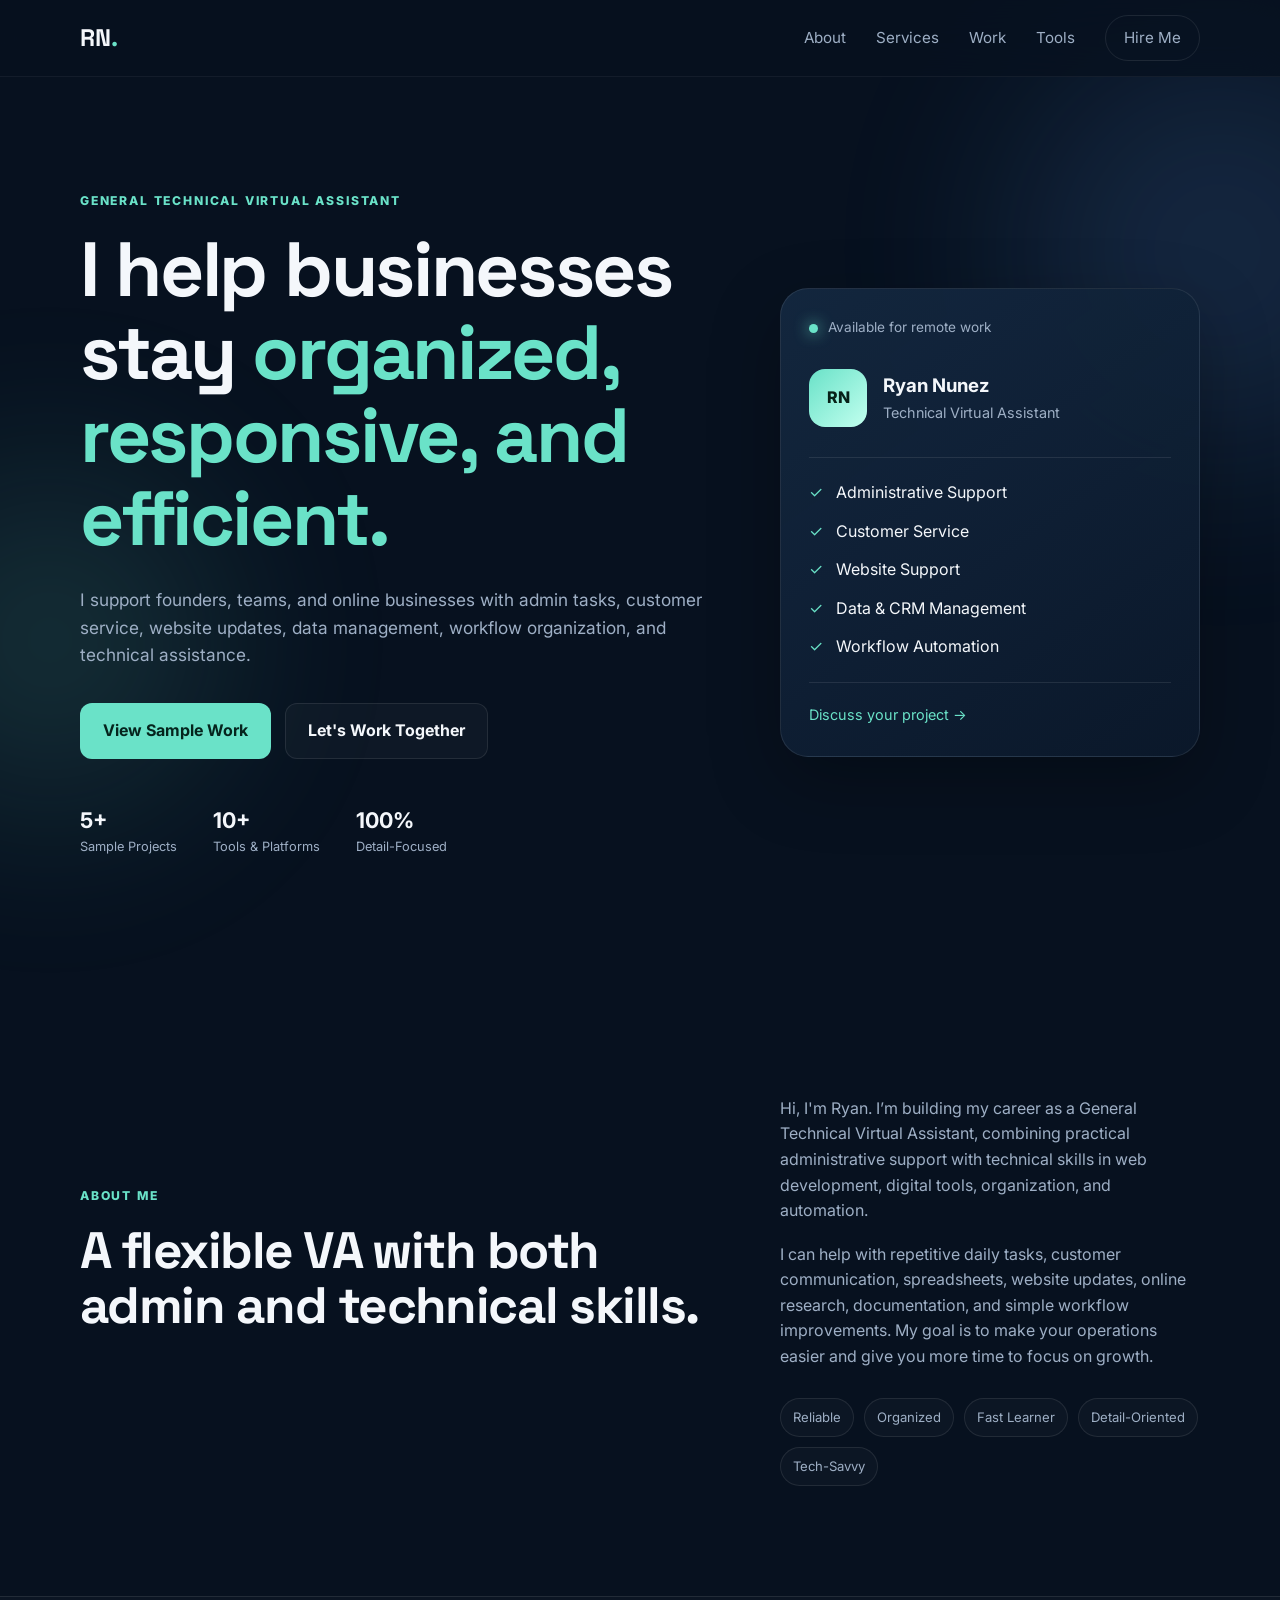
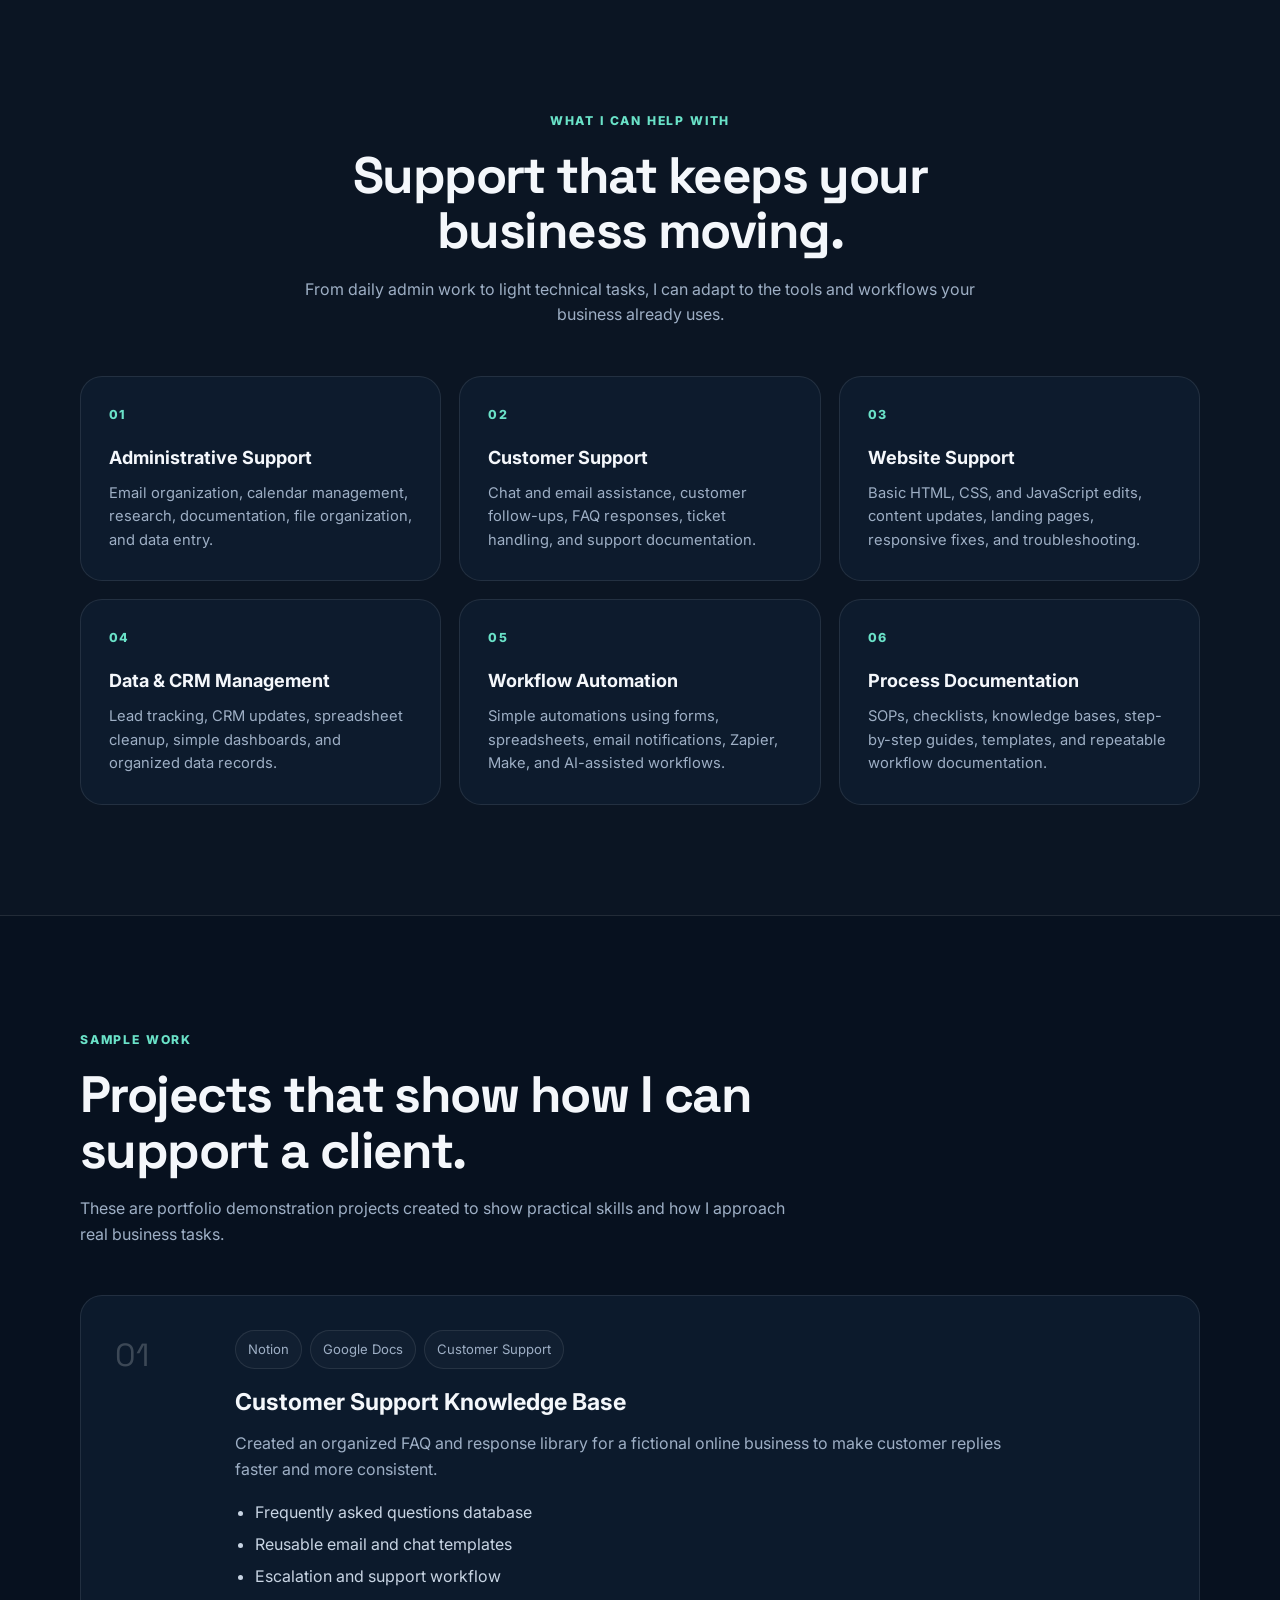
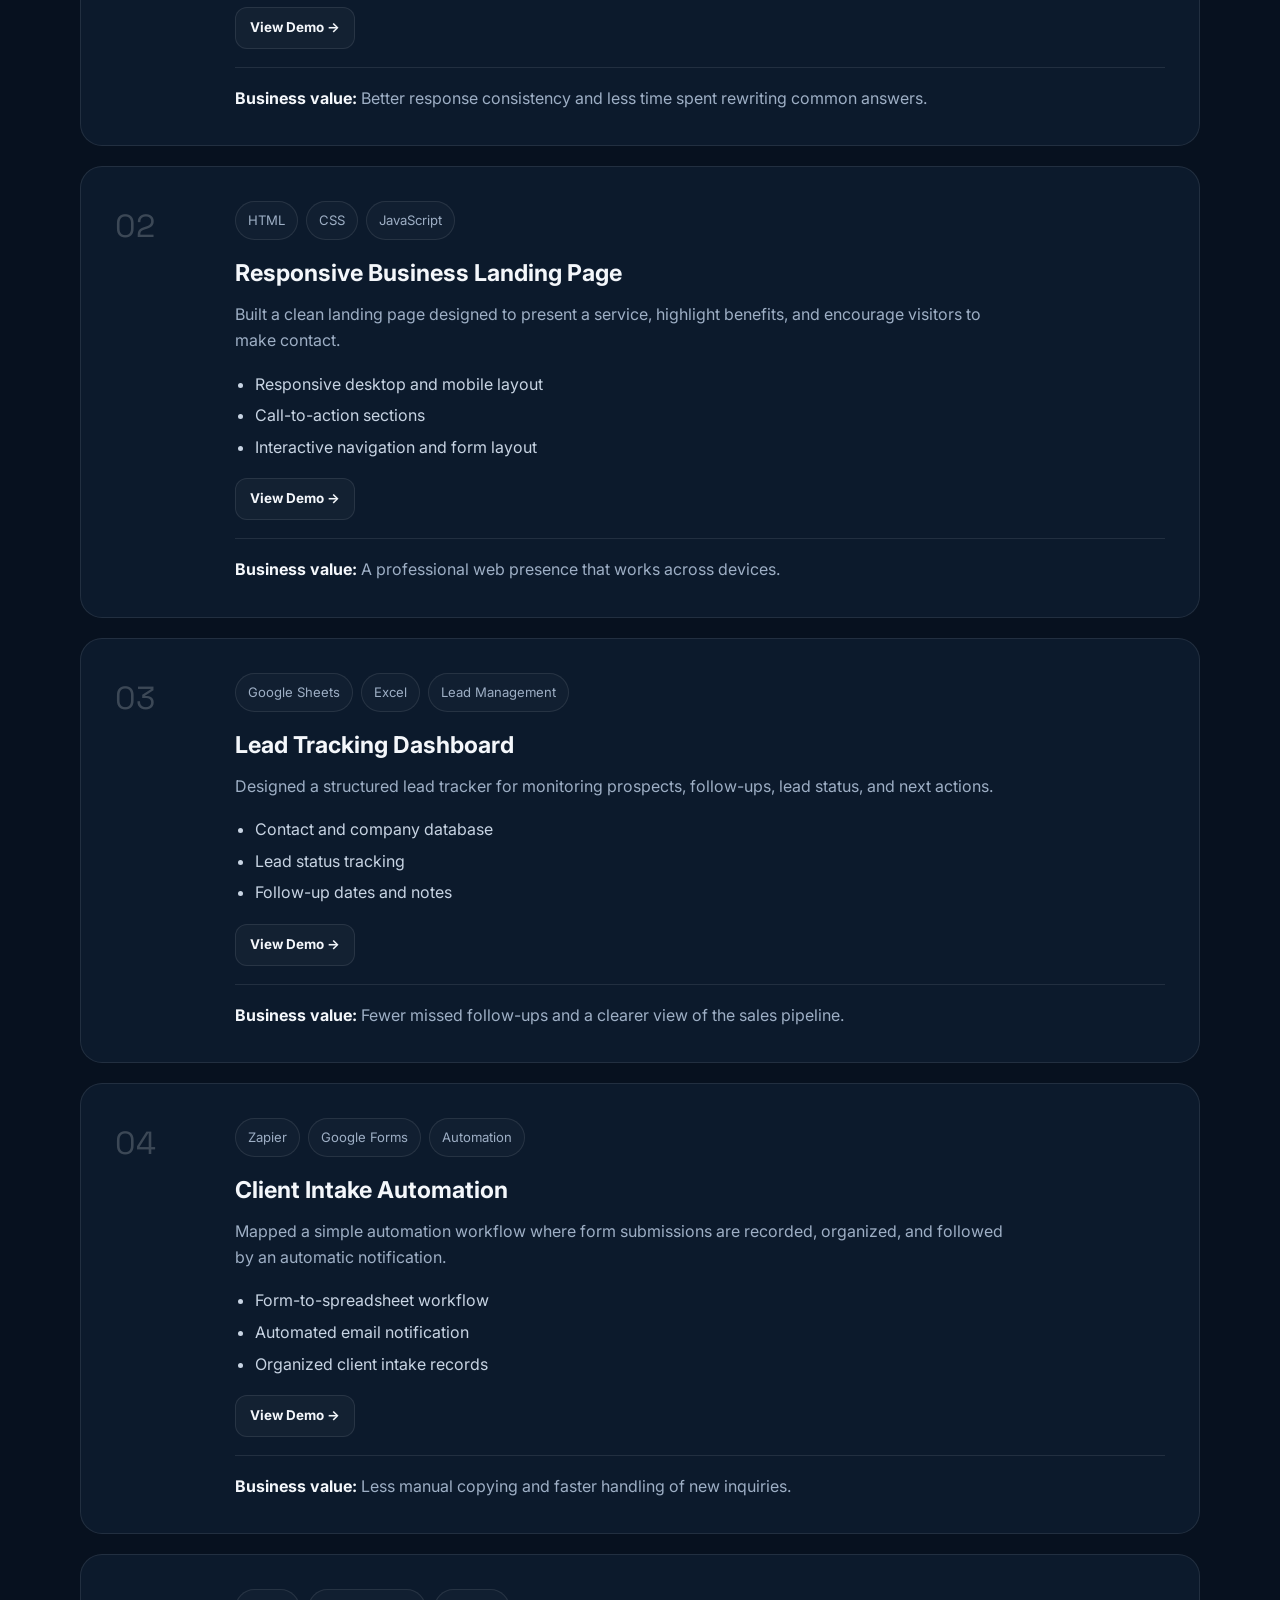
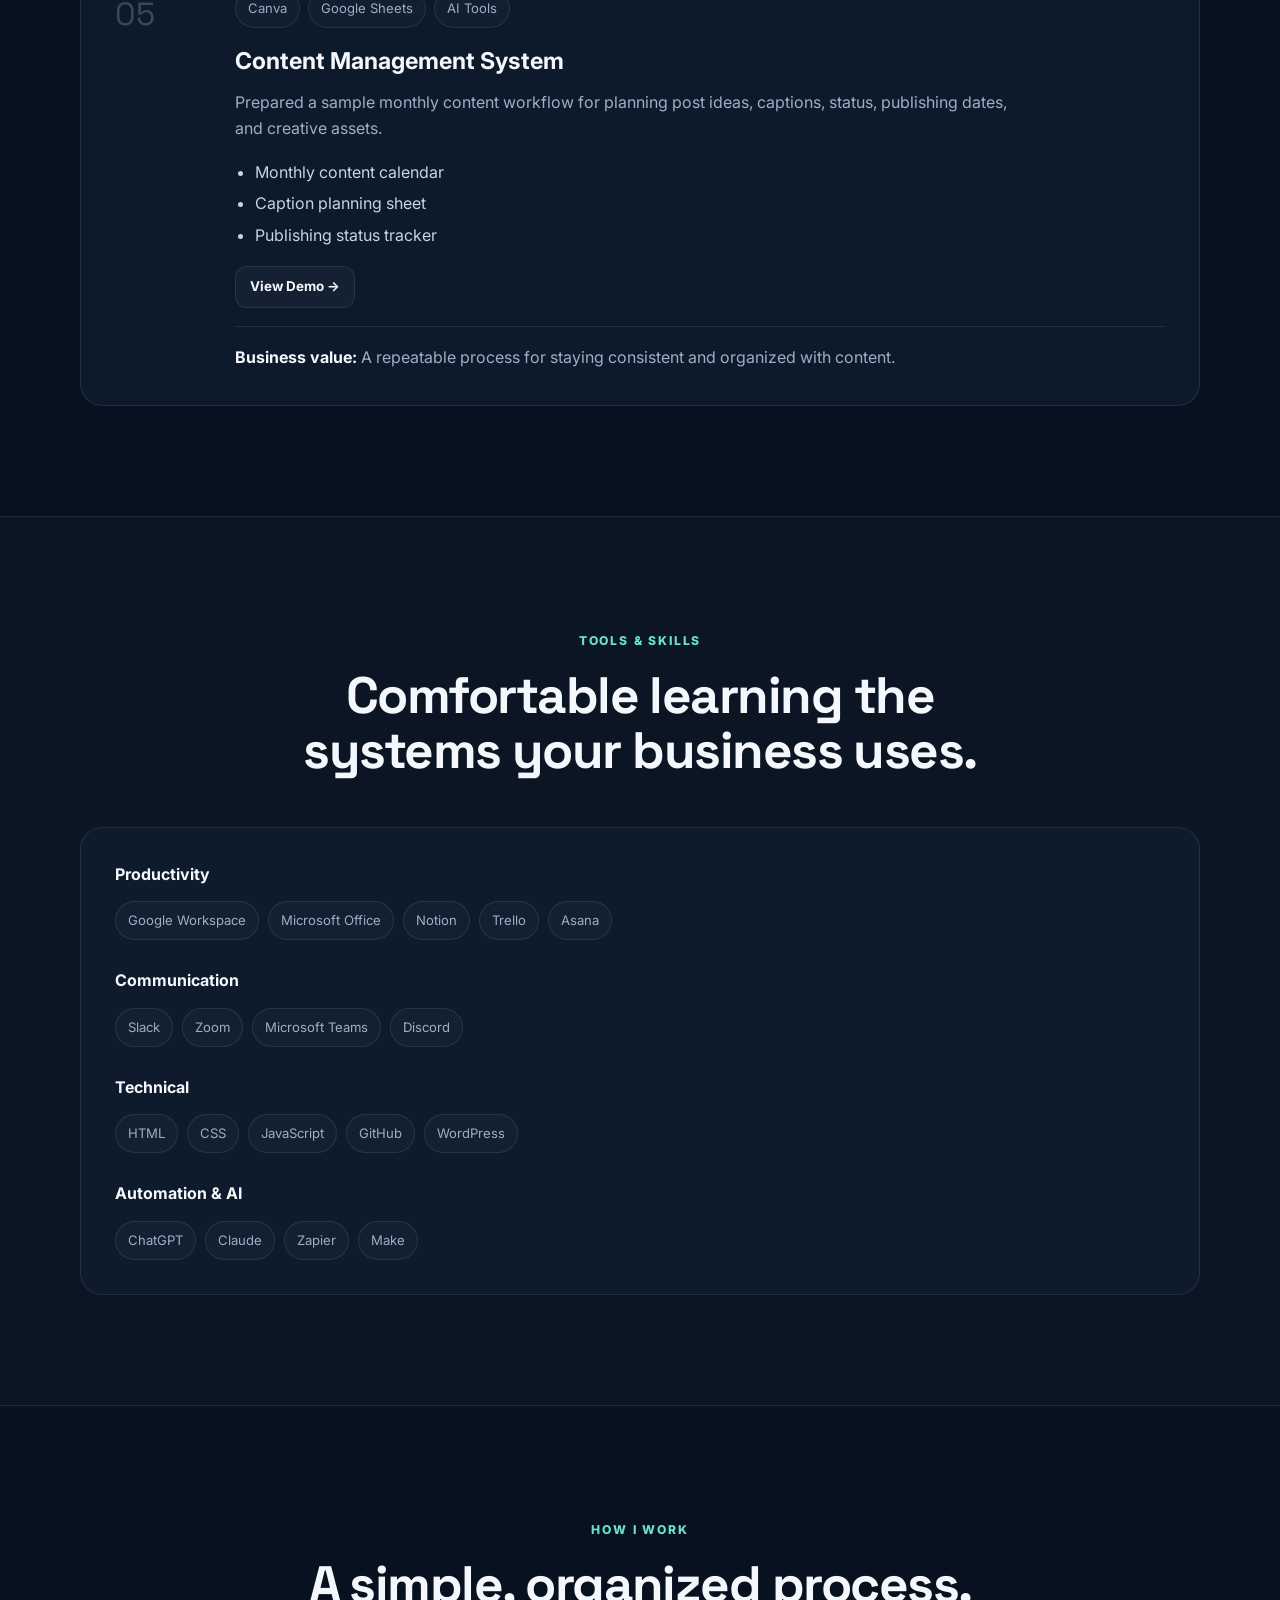
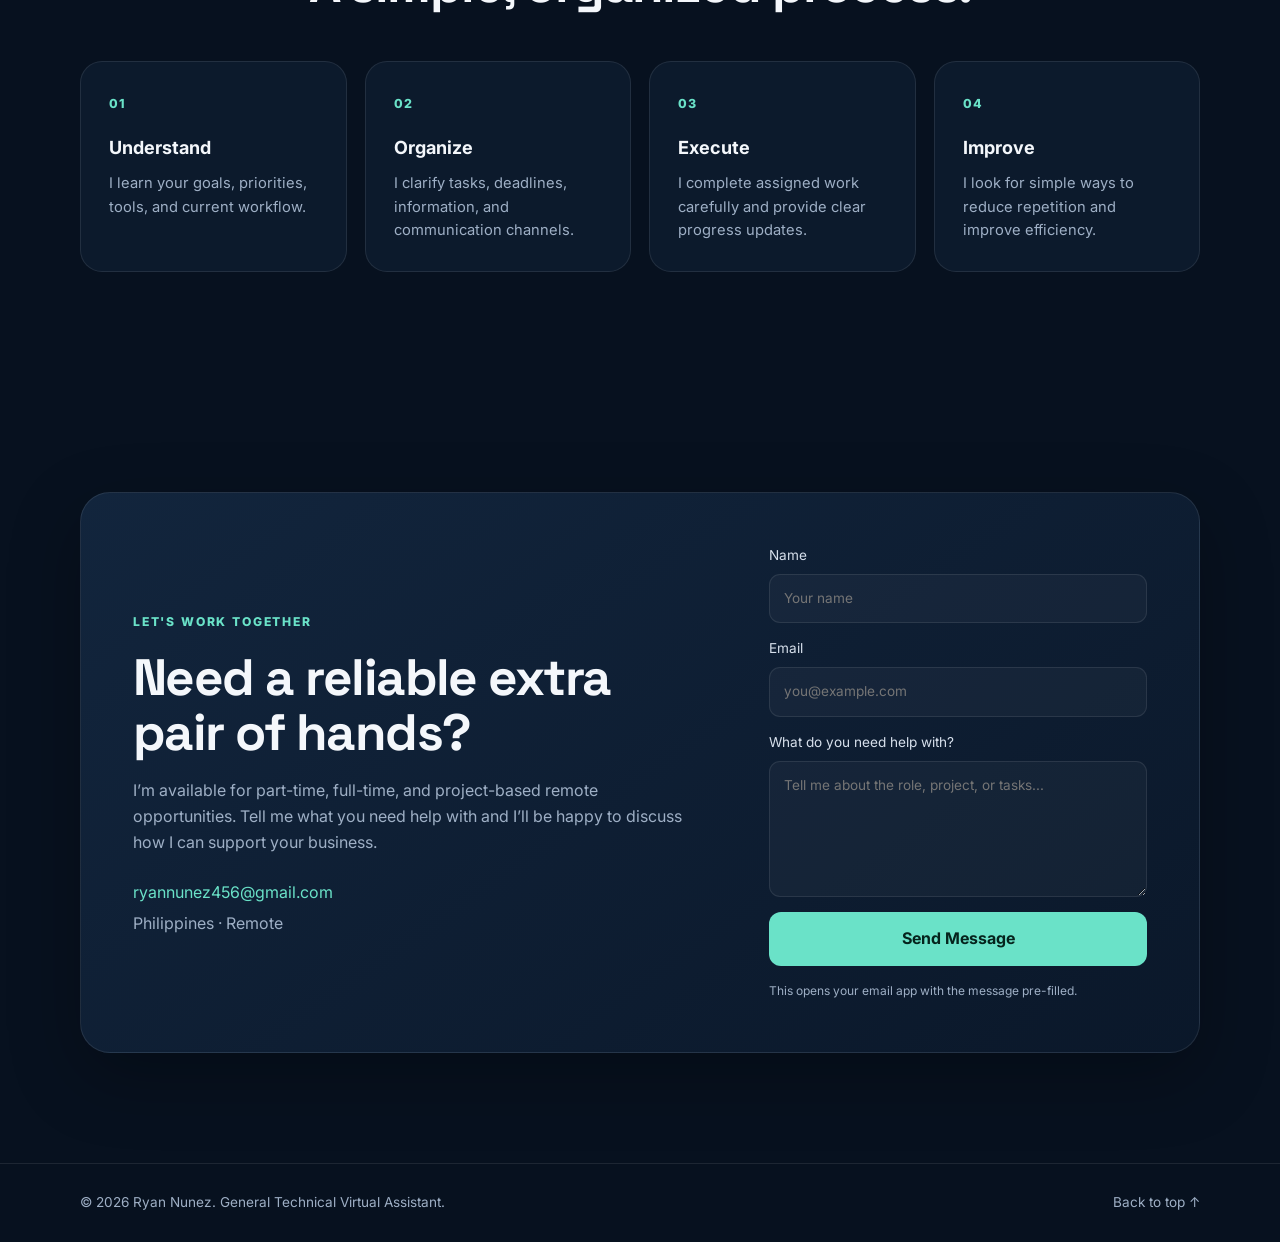
<file: index.html>
<!doctype html>
<html lang="en">
  <head>
    <meta charset="UTF-8" />
    <meta name="viewport" content="width=device-width, initial-scale=1.0" />
    <meta
      name="description"
      content="General Technical Virtual Assistant portfolio showcasing administrative support, customer service, web support, automation, and workflow management."
    />
    <title>Ryan Nunez | General Technical Virtual Assistant</title>
    <link rel="preconnect" href="https://fonts.googleapis.com" />
    <link rel="preconnect" href="https://fonts.gstatic.com" crossorigin />
    <link
      href="https://fonts.googleapis.com/css2?family=Inter:wght@400;500;600;700;800&family=Space+Grotesk:wght@500;600;700&display=swap"
      rel="stylesheet"
    />
    <link rel="stylesheet" href="styles.css" />
  </head>
  <body>
    <div class="bg-glow glow-one"></div>
    <div class="bg-glow glow-two"></div>

    <header class="site-header">
      <div class="container nav-wrap">
        <a class="logo" href="#home">RN<span>.</span></a>

        <button
          class="menu-toggle"
          aria-label="Open navigation"
          aria-expanded="false"
        >
          <span></span><span></span><span></span>
        </button>

        <nav class="nav-links">
          <a href="#about">About</a>
          <a href="#services">Services</a>
          <a href="#projects">Work</a>
          <a href="#tools">Tools</a>
          <a href="#contact" class="nav-cta">Hire Me</a>
        </nav>
      </div>
    </header>

    <main>
      <section class="hero section" id="home">
        <div class="container hero-grid">
          <div class="hero-copy reveal">
            <span class="eyebrow">GENERAL TECHNICAL VIRTUAL ASSISTANT</span>
            <h1>
              I help businesses stay
              <span>organized, responsive, and efficient.</span>
            </h1>
            <p class="hero-text">
              I support founders, teams, and online businesses with admin tasks,
              customer service, website updates, data management, workflow
              organization, and technical assistance.
            </p>

            <div class="hero-actions">
              <a href="#projects" class="btn primary">View Sample Work</a>
              <a href="#contact" class="btn secondary">Let's Work Together</a>
            </div>

            <div class="hero-stats">
              <div>
                <strong>5+</strong>
                <span>Sample Projects</span>
              </div>
              <div>
                <strong>10+</strong>
                <span>Tools & Platforms</span>
              </div>
              <div>
                <strong>100%</strong>
                <span>Detail-Focused</span>
              </div>
            </div>
          </div>

          <div class="hero-card reveal delay-1">
            <div class="status-row">
              <span class="status-dot"></span>
              <span>Available for remote work</span>
            </div>
            <div class="profile-panel">
              <div class="avatar">RN</div>
              <div>
                <h3>Ryan Nunez</h3>
                <p>Technical Virtual Assistant</p>
              </div>
            </div>
            <div class="quick-list">
              <div><span>✓</span> Administrative Support</div>
              <div><span>✓</span> Customer Service</div>
              <div><span>✓</span> Website Support</div>
              <div><span>✓</span> Data & CRM Management</div>
              <div><span>✓</span> Workflow Automation</div>
            </div>
            <a href="#contact" class="mini-link">Discuss your project →</a>
          </div>
        </div>
      </section>

      <section class="section" id="about">
        <div class="container about-grid">
          <div class="section-heading reveal">
            <span class="eyebrow">ABOUT ME</span>
            <h2>A flexible VA with both admin and technical skills.</h2>
          </div>
          <div class="about-copy reveal delay-1">
            <p>
              Hi, I'm Ryan. I’m building my career as a General Technical
              Virtual Assistant, combining practical administrative support with
              technical skills in web development, digital tools, organization,
              and automation.
            </p>
            <p>
              I can help with repetitive daily tasks, customer communication,
              spreadsheets, website updates, online research, documentation, and
              simple workflow improvements. My goal is to make your operations
              easier and give you more time to focus on growth.
            </p>
            <div class="strengths">
              <span>Reliable</span>
              <span>Organized</span>
              <span>Fast Learner</span>
              <span>Detail-Oriented</span>
              <span>Tech-Savvy</span>
            </div>
          </div>
        </div>
      </section>

      <section class="section alt-section" id="services">
        <div class="container">
          <div class="section-heading centered reveal">
            <span class="eyebrow">WHAT I CAN HELP WITH</span>
            <h2>Support that keeps your business moving.</h2>
            <p>
              From daily admin work to light technical tasks, I can adapt to the
              tools and workflows your business already uses.
            </p>
          </div>

          <div class="services-grid">
            <article class="service-card reveal">
              <div class="icon">01</div>
              <h3>Administrative Support</h3>
              <p>
                Email organization, calendar management, research,
                documentation, file organization, and data entry.
              </p>
            </article>

            <article class="service-card reveal delay-1">
              <div class="icon">02</div>
              <h3>Customer Support</h3>
              <p>
                Chat and email assistance, customer follow-ups, FAQ responses,
                ticket handling, and support documentation.
              </p>
            </article>

            <article class="service-card reveal delay-2">
              <div class="icon">03</div>
              <h3>Website Support</h3>
              <p>
                Basic HTML, CSS, and JavaScript edits, content updates, landing
                pages, responsive fixes, and troubleshooting.
              </p>
            </article>

            <article class="service-card reveal">
              <div class="icon">04</div>
              <h3>Data & CRM Management</h3>
              <p>
                Lead tracking, CRM updates, spreadsheet cleanup, simple
                dashboards, and organized data records.
              </p>
            </article>

            <article class="service-card reveal delay-1">
              <div class="icon">05</div>
              <h3>Workflow Automation</h3>
              <p>
                Simple automations using forms, spreadsheets, email
                notifications, Zapier, Make, and AI-assisted workflows.
              </p>
            </article>

            <article class="service-card reveal delay-2">
              <div class="icon">06</div>
              <h3>Process Documentation</h3>
              <p>
                SOPs, checklists, knowledge bases, step-by-step guides,
                templates, and repeatable workflow documentation.
              </p>
            </article>
          </div>
        </div>
      </section>

      <section class="section" id="projects">
        <div class="container">
          <div class="section-heading reveal">
            <span class="eyebrow">SAMPLE WORK</span>
            <h2>Projects that show how I can support a client.</h2>
            <p>
              These are portfolio demonstration projects created to show
              practical skills and how I approach real business tasks.
            </p>
          </div>

          <div class="project-list">
            <article class="project-card reveal">
              <div class="project-number">01</div>
              <div class="project-content">
                <div class="project-tags">
                  <span>Notion</span><span>Google Docs</span
                  ><span>Customer Support</span>
                </div>
                <h3>Customer Support Knowledge Base</h3>
                <p>
                  Created an organized FAQ and response library for a fictional
                  online business to make customer replies faster and more
                  consistent.
                </p>
                <ul>
                  <li>Frequently asked questions database</li>
                  <li>Reusable email and chat templates</li>
                  <li>Escalation and support workflow</li>
                </ul>
                <div class="demo-action">
                  <a
                    class="btn secondary"
                    href="demos/support-demo.html"
                    target="_blank"
                    rel="noopener"
                    >View Demo →</a
                  >
                </div>
                <div class="result">
                  <strong>Business value:</strong> Better response consistency
                  and less time spent rewriting common answers.
                </div>
              </div>
            </article>

            <article class="project-card reveal">
              <div class="project-number">02</div>
              <div class="project-content">
                <div class="project-tags">
                  <span>HTML</span><span>CSS</span><span>JavaScript</span>
                </div>
                <h3>Responsive Business Landing Page</h3>
                <p>
                  Built a clean landing page designed to present a service,
                  highlight benefits, and encourage visitors to make contact.
                </p>
                <ul>
                  <li>Responsive desktop and mobile layout</li>
                  <li>Call-to-action sections</li>
                  <li>Interactive navigation and form layout</li>
                </ul>
                <div class="demo-action">
                  <a
                    class="btn secondary"
                    href="demos/website-demo.html"
                    target="_blank"
                    rel="noopener"
                    >View Demo →</a
                  >
                </div>
                <div class="result">
                  <strong>Business value:</strong> A professional web presence
                  that works across devices.
                </div>
              </div>
            </article>

            <article class="project-card reveal">
              <div class="project-number">03</div>
              <div class="project-content">
                <div class="project-tags">
                  <span>Google Sheets</span><span>Excel</span
                  ><span>Lead Management</span>
                </div>
                <h3>Lead Tracking Dashboard</h3>
                <p>
                  Designed a structured lead tracker for monitoring prospects,
                  follow-ups, lead status, and next actions.
                </p>
                <ul>
                  <li>Contact and company database</li>
                  <li>Lead status tracking</li>
                  <li>Follow-up dates and notes</li>
                </ul>
                <div class="demo-action">
                  <a
                    class="btn secondary"
                    href="demos/lead-tracker-demo.html"
                    target="_blank"
                    rel="noopener"
                    >View Demo →</a
                  >
                </div>
                <div class="result">
                  <strong>Business value:</strong> Fewer missed follow-ups and a
                  clearer view of the sales pipeline.
                </div>
              </div>
            </article>

            <article class="project-card reveal">
              <div class="project-number">04</div>
              <div class="project-content">
                <div class="project-tags">
                  <span>Zapier</span><span>Google Forms</span
                  ><span>Automation</span>
                </div>
                <h3>Client Intake Automation</h3>
                <p>
                  Mapped a simple automation workflow where form submissions are
                  recorded, organized, and followed by an automatic
                  notification.
                </p>
                <ul>
                  <li>Form-to-spreadsheet workflow</li>
                  <li>Automated email notification</li>
                  <li>Organized client intake records</li>
                </ul>
                <div class="demo-action">
                  <a
                    class="btn secondary"
                    href="demos/intake-automation-demo.html"
                    target="_blank"
                    rel="noopener"
                    >View Demo →</a
                  >
                </div>
                <div class="result">
                  <strong>Business value:</strong> Less manual copying and
                  faster handling of new inquiries.
                </div>
              </div>
            </article>

            <article class="project-card reveal">
              <div class="project-number">05</div>
              <div class="project-content">
                <div class="project-tags">
                  <span>Canva</span><span>Google Sheets</span
                  ><span>AI Tools</span>
                </div>
                <h3>Content Management System</h3>
                <p>
                  Prepared a sample monthly content workflow for planning post
                  ideas, captions, status, publishing dates, and creative
                  assets.
                </p>
                <ul>
                  <li>Monthly content calendar</li>
                  <li>Caption planning sheet</li>
                  <li>Publishing status tracker</li>
                </ul>
                <div class="demo-action">
                  <a
                    class="btn secondary"
                    href="demos/content-calendar-demo.html"
                    target="_blank"
                    rel="noopener"
                    >View Demo →</a
                  >
                </div>
                <div class="result">
                  <strong>Business value:</strong> A repeatable process for
                  staying consistent and organized with content.
                </div>
              </div>
            </article>
          </div>
        </div>
      </section>

      <section class="section alt-section" id="tools">
        <div class="container">
          <div class="section-heading centered reveal">
            <span class="eyebrow">TOOLS & SKILLS</span>
            <h2>Comfortable learning the systems your business uses.</h2>
          </div>

          <div class="tools-wrap reveal">
            <div class="tool-group">
              <h3>Productivity</h3>
              <div class="tool-chips">
                <span>Google Workspace</span><span>Microsoft Office</span
                ><span>Notion</span><span>Trello</span><span>Asana</span>
              </div>
            </div>
            <div class="tool-group">
              <h3>Communication</h3>
              <div class="tool-chips">
                <span>Slack</span><span>Zoom</span><span>Microsoft Teams</span
                ><span>Discord</span>
              </div>
            </div>
            <div class="tool-group">
              <h3>Technical</h3>
              <div class="tool-chips">
                <span>HTML</span><span>CSS</span><span>JavaScript</span
                ><span>GitHub</span><span>WordPress</span>
              </div>
            </div>
            <div class="tool-group">
              <h3>Automation & AI</h3>
              <div class="tool-chips">
                <span>ChatGPT</span><span>Claude</span><span>Zapier</span
                ><span>Make</span>
              </div>
            </div>
          </div>
        </div>
      </section>

      <section class="section">
        <div class="container">
          <div class="section-heading centered reveal">
            <span class="eyebrow">HOW I WORK</span>
            <h2>A simple, organized process.</h2>
          </div>

          <div class="process-grid">
            <div class="process-step reveal">
              <span>01</span>
              <h3>Understand</h3>
              <p>
                I learn your goals, priorities, tools, and current workflow.
              </p>
            </div>
            <div class="process-step reveal delay-1">
              <span>02</span>
              <h3>Organize</h3>
              <p>
                I clarify tasks, deadlines, information, and communication
                channels.
              </p>
            </div>
            <div class="process-step reveal delay-2">
              <span>03</span>
              <h3>Execute</h3>
              <p>
                I complete assigned work carefully and provide clear progress
                updates.
              </p>
            </div>
            <div class="process-step reveal delay-3">
              <span>04</span>
              <h3>Improve</h3>
              <p>
                I look for simple ways to reduce repetition and improve
                efficiency.
              </p>
            </div>
          </div>
        </div>
      </section>

      <section class="section contact-section" id="contact">
        <div class="container contact-card reveal">
          <div>
            <span class="eyebrow">LET'S WORK TOGETHER</span>
            <h2>Need a reliable extra pair of hands?</h2>
            <p>
              I’m available for part-time, full-time, and project-based remote
              opportunities. Tell me what you need help with and I’ll be happy
              to discuss how I can support your business.
            </p>
            <div class="contact-details">
              <a href="mailto:ryannunez456@email.com">ryannunez456@gmail.com</a>
              <span>Philippines · Remote</span>
            </div>
          </div>

          <form class="contact-form" id="contactForm">
            <label>
              Name
              <input type="text" id="name" placeholder="Your name" required />
            </label>
            <label>
              Email
              <input
                type="email"
                id="email"
                placeholder="you@example.com"
                required
              />
            </label>
            <label>
              What do you need help with?
              <textarea
                id="message"
                rows="5"
                placeholder="Tell me about the role, project, or tasks..."
                required
              ></textarea>
            </label>
            <button type="submit" class="btn primary full">Send Message</button>
            <p class="form-note">
               This opens your email app with the message pre-filled.
            </p>
          </form>
        </div>
      </section>
    </main>

    <footer>
      <div class="container footer-wrap">
        <p>
          © <span id="year"></span> Ryan Nunez. General Technical Virtual
          Assistant.
        </p>
        <a href="#home">Back to top ↑</a>
      </div>
    </footer>

    <script src="script.js"></script>
  </body>
</html>
</file>
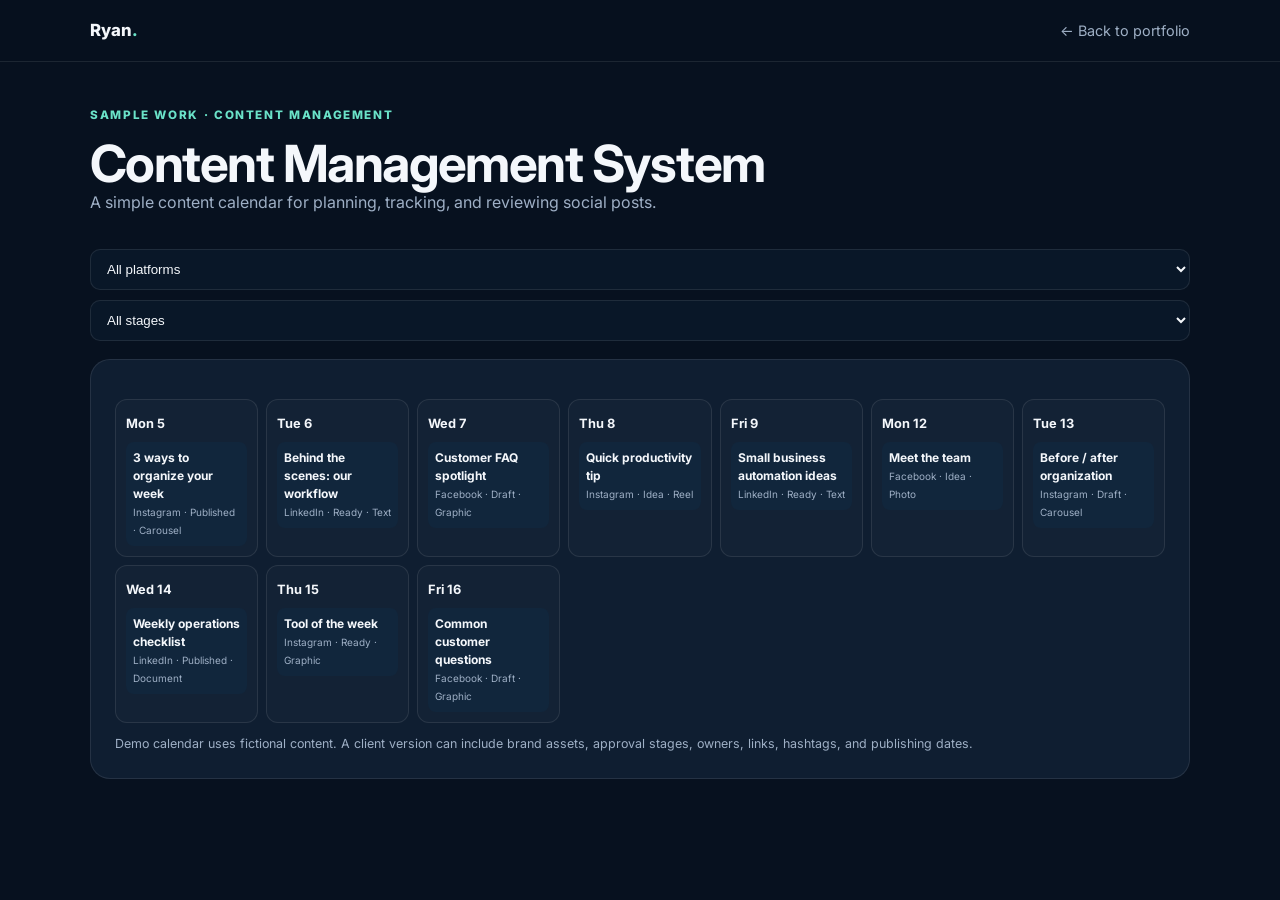
<file: demos/content-calendar-demo.html>
<!doctype html>
<html lang="en">
  <head>
    <meta charset="utf-8" />
    <meta name="viewport" content="width=device-width,initial-scale=1" />
    <title>Content Calendar Demo</title>
    <link rel="stylesheet" href="demo.css" />
    <link
      href="https://fonts.googleapis.com/css2?family=Inter:wght@400;600;700;800&display=swap"
      rel="stylesheet"
    />
  </head>
  <body>
    <header class="topbar">
      <div class="container topbar-inner">
        <a class="brand" href="../index.html">Ryan<span>.</span></a>
        <a class="back" href="../index.html#projects">← Back to portfolio</a>
      </div>
    </header>
    <main class="container">
      <div class="hero">
        <div class="eyebrow">SAMPLE WORK · CONTENT MANAGEMENT</div>
        <h1>Content Management System</h1>
        <p>
          A simple content calendar for planning, tracking, and reviewing social
          posts.
        </p>
      </div>
      <div class="toolbar">
        <select id="filter">
          <option value="all">All platforms</option>
          <option>Instagram</option>
          <option>LinkedIn</option>
          <option>Facebook</option></select
        ><select id="stage">
          <option value="all">All stages</option>
          <option>Idea</option>
          <option>Draft</option>
          <option>Ready</option>
          <option>Published</option>
        </select>
      </div>
      <section class="card">
        <div class="calendar" id="calendar"></div>
        <p class="note">
          Demo calendar uses fictional content. A client version can include
          brand assets, approval stages, owners, links, hashtags, and publishing
          dates.
        </p>
      </section>
    </main>
    <script>
      const posts = [
        [
          "Mon 5",
          "Instagram",
          "Published",
          "3 ways to organize your week",
          "Carousel",
        ],
        [
          "Tue 6",
          "LinkedIn",
          "Ready",
          "Behind the scenes: our workflow",
          "Text",
        ],
        ["Wed 7", "Facebook", "Draft", "Customer FAQ spotlight", "Graphic"],
        ["Thu 8", "Instagram", "Idea", "Quick productivity tip", "Reel"],
        [
          "Fri 9",
          "LinkedIn",
          "Ready",
          "Small business automation ideas",
          "Text",
        ],
        ["Mon 12", "Facebook", "Idea", "Meet the team", "Photo"],
        [
          "Tue 13",
          "Instagram",
          "Draft",
          "Before / after organization",
          "Carousel",
        ],
        [
          "Wed 14",
          "LinkedIn",
          "Published",
          "Weekly operations checklist",
          "Document",
        ],
        ["Thu 15", "Instagram", "Ready", "Tool of the week", "Graphic"],
        ["Fri 16", "Facebook", "Draft", "Common customer questions", "Graphic"],
      ];
      const cal = document.getElementById("calendar"),
        filter = document.getElementById("filter"),
        stage = document.getElementById("stage");
      function render() {
        const f = posts.filter(
          (p) =>
            (filter.value === "all" || p[1] === filter.value) &&
            (stage.value === "all" || p[2] === stage.value),
        );
        cal.innerHTML = f.length
          ? f
              .map(
                (p) =>
                  `<div class="day"><strong>${p[0]}</strong><div class="post"><b>${p[3]}</b><small>${p[1]} · ${p[2]} · ${p[4]}</small></div></div>`,
              )
              .join("")
          : `<p>No posts match these filters.</p>`;
      }
      filter.addEventListener("change", render);
      stage.addEventListener("change", render);
      render();
    </script>
  </body>
</html>
</file>
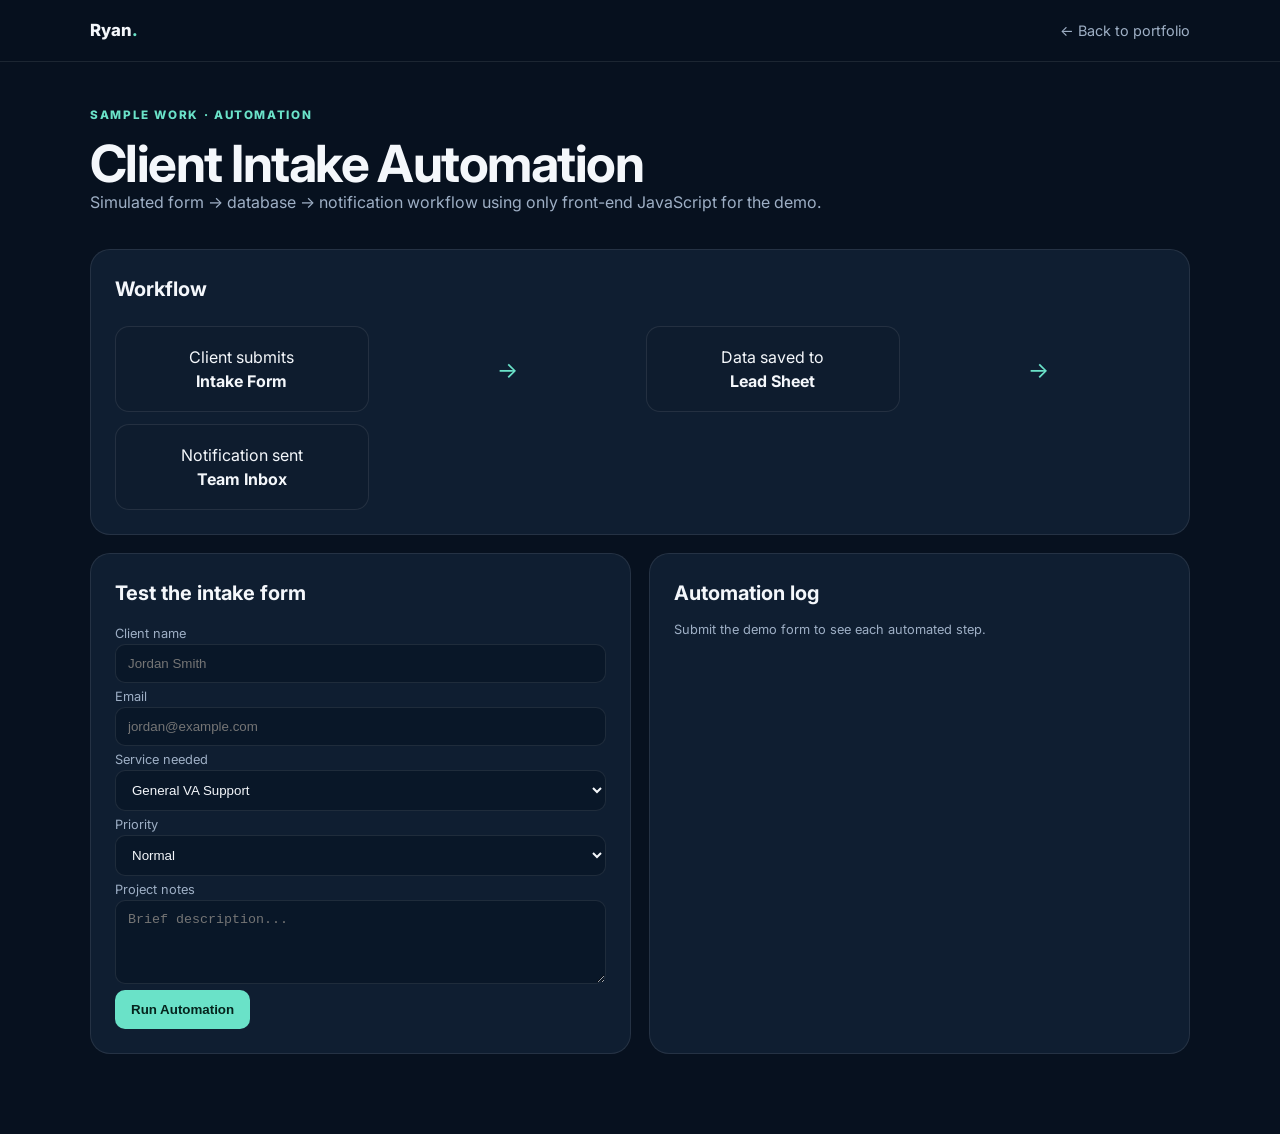
<file: demos/intake-automation-demo.html>
<!doctype html>
<html lang="en">
  <head>
    <meta charset="utf-8" />
    <meta name="viewport" content="width=device-width,initial-scale=1" />
    <title>Client Intake Automation Demo</title>
    <link rel="stylesheet" href="demo.css" />
    <link
      href="https://fonts.googleapis.com/css2?family=Inter:wght@400;600;700;800&display=swap"
      rel="stylesheet"
    />
  </head>
  <body>
    <header class="topbar">
      <div class="container topbar-inner">
        <a class="brand" href="../index.html">Ryan<span>.</span></a>
        <a class="back" href="../index.html#projects">← Back to portfolio</a>
      </div>
    </header>
    <main class="container">
      <div class="hero">
        <div class="eyebrow">SAMPLE WORK · AUTOMATION</div>
        <h1>Client Intake Automation</h1>
        <p>
          Simulated form → database → notification workflow using only front-end
          JavaScript for the demo.
        </p>
      </div>
      <section class="card">
        <h2>Workflow</h2>
        <div class="flow">
          <div class="node">Client submits<br /><b>Intake Form</b></div>
          <div class="arrow">→</div>
          <div class="node">Data saved to<br /><b>Lead Sheet</b></div>
          <div class="arrow">→</div>
          <div class="node">Notification sent<br /><b>Team Inbox</b></div>
        </div>
      </section>
      <div class="grid grid-2" style="margin-top: 18px">
        <section class="card">
          <h2>Test the intake form</h2>
          <form id="form">
            <label class="small">Client name</label>
            <input id="name" required placeholder="Jordan Smith" />
            <br />
            <label class="small">Email</label>
            <input
              id="email"
              type="email"
              required
              placeholder="jordan@example.com"
            />
            <br />
            <label class="small">Service needed</label>
            <select id="service">
              <option>General VA Support</option>
              <option>Customer Support</option>
              <option>Website Update</option>
              <option>Data / CRM Management</option>
              <option>Automation Setup</option>
            </select>
            <br />
            <label class="small">Priority</label>
            <select id="priority">
              <option>Normal</option>
              <option>High</option>
              <option>Urgent</option>
            </select>
            <br />
            <label class="small">Project notes</label>
            <textarea
              id="notes"
              rows="4"
              placeholder="Brief description..."
            ></textarea>
            <br />

            <button class="btn primary" type="submit">Run Automation</button>
          </form>
        </section>
        <section class="card">
          <h2>Automation log</h2>
          <div id="log">
            <p class="small">
              Submit the demo form to see each automated step.
            </p>
          </div>
        </section>
      </div>
    </main>
    <script>
      const form = document.getElementById("form"),
        log = document.getElementById("log");
      form.addEventListener("submit", (e) => {
        e.preventDefault();
        const name = document.getElementById("name").value.trim(),
          email = document.getElementById("email").value.trim();
        const service = document.getElementById("service").value,
          priority = document.getElementById("priority").value;
        log.innerHTML = "";
        const steps = [
          ["01", "Form submission received", "success"],
          ["02", `Lead record created for ${name} (${service})`, "success"],
          ["03", `Priority tagged as ${priority}`, "success"],
          ["04", `Notification prepared for ${email}`, "success"],
          ["05", "Follow-up task created for the support queue", "success"],
        ];
        steps.forEach((s, i) =>
          setTimeout(() => {
            log.insertAdjacentHTML(
              "beforeend",
              `<div class="log"><b>${s[0]}</b><div><strong class="${s[2]}">${s[1]}</strong><span>Simulated automation action completed.</span></div></div>`,
            );
          }, i * 450),
        );
      });
    </script>
  </body>
</html>
</file>
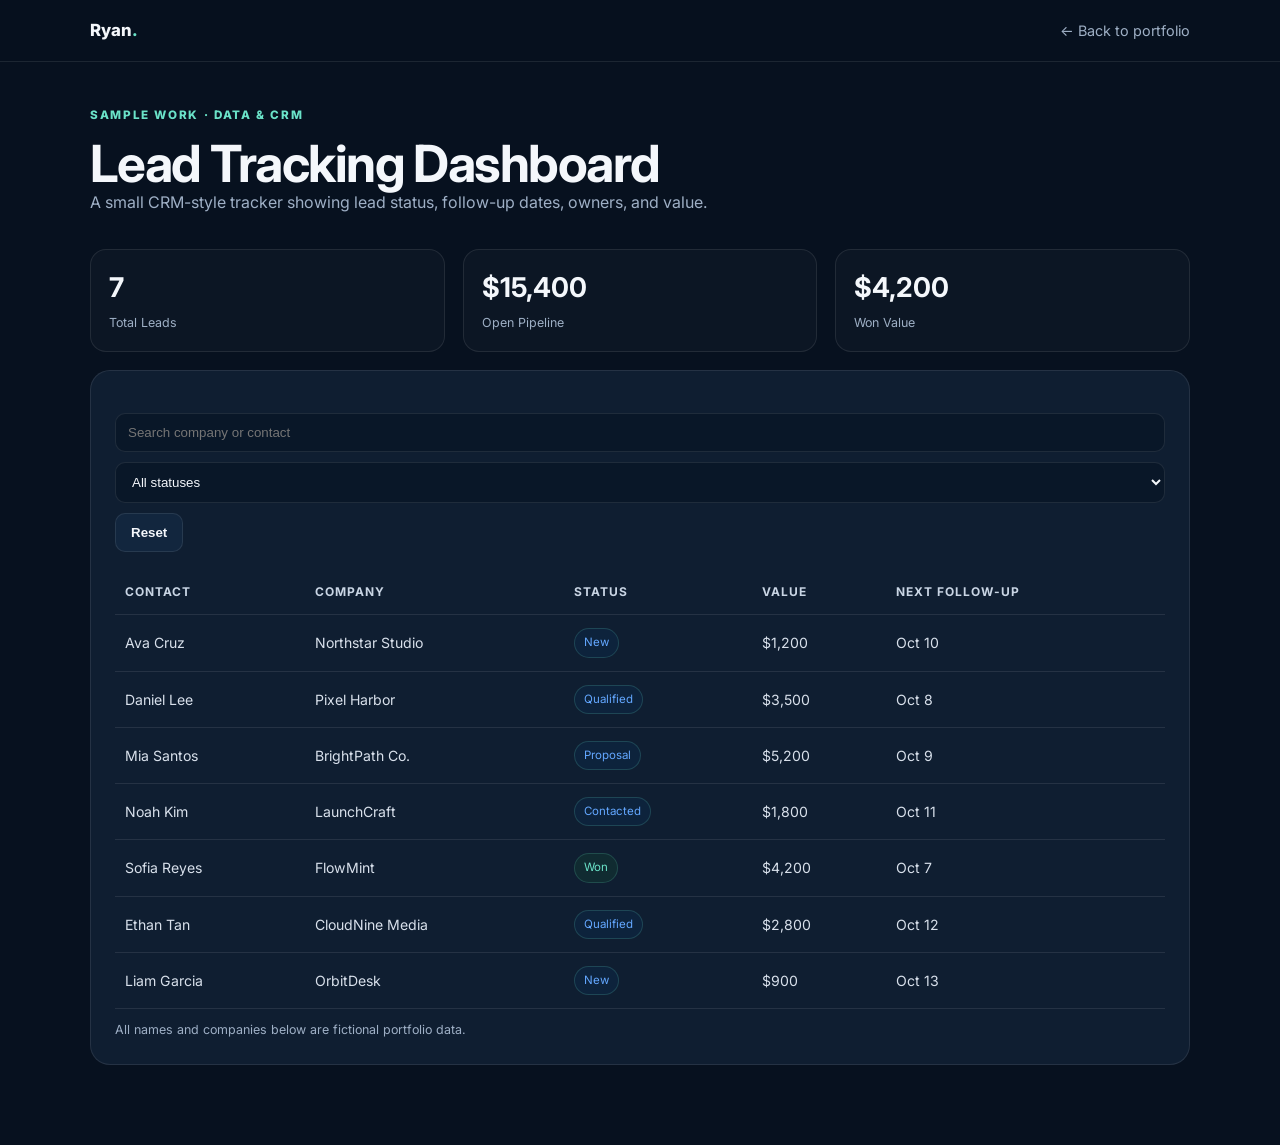
<file: demos/lead-tracker-demo.html>
<!doctype html>
<html lang="en">
  <head>
    <meta charset="utf-8" />
    <meta name="viewport" content="width=device-width,initial-scale=1" />
    <title>Lead Tracker Demo</title>
    <link rel="stylesheet" href="demo.css" />
    <link
      href="https://fonts.googleapis.com/css2?family=Inter:wght@400;600;700;800&display=swap"
      rel="stylesheet"
    />
  </head>
  <body>
    <header class="topbar">
      <div class="container topbar-inner">
        <a class="brand" href="../index.html">Ryan<span>.</span></a
        ><a class="back" href="../index.html#projects">← Back to portfolio</a>
      </div>
    </header>
    <main class="container">
      <div class="hero">
        <div class="eyebrow">SAMPLE WORK · DATA & CRM</div>
        <h1>Lead Tracking Dashboard</h1>
        <p>
          A small CRM-style tracker showing lead status, follow-up dates,
          owners, and value.
        </p>
      </div>
      <div class="grid grid-3" id="stats"></div>
      <section class="card" style="margin-top: 18px">
        <div class="toolbar">
          <input id="search" placeholder="Search company or contact" /><select
            id="status"
          >
            <option value="all">All statuses</option>
            <option>New</option>
            <option>Contacted</option>
            <option>Qualified</option>
            <option>Proposal</option>
            <option>Won</option></select
          ><button class="btn" id="reset">Reset</button>
        </div>
        <div id="table"></div>
        <p class="note">
          All names and companies below are fictional portfolio data.
        </p>
      </section>
    </main>
    <script>
      const leads = [
        {
          name: "Ava Cruz",
          company: "Northstar Studio",
          status: "New",
          value: 1200,
          follow: "Oct 10",
        },
        {
          name: "Daniel Lee",
          company: "Pixel Harbor",
          status: "Qualified",
          value: 3500,
          follow: "Oct 8",
        },
        {
          name: "Mia Santos",
          company: "BrightPath Co.",
          status: "Proposal",
          value: 5200,
          follow: "Oct 9",
        },
        {
          name: "Noah Kim",
          company: "LaunchCraft",
          status: "Contacted",
          value: 1800,
          follow: "Oct 11",
        },
        {
          name: "Sofia Reyes",
          company: "FlowMint",
          status: "Won",
          value: 4200,
          follow: "Oct 7",
        },
        {
          name: "Ethan Tan",
          company: "CloudNine Media",
          status: "Qualified",
          value: 2800,
          follow: "Oct 12",
        },
        {
          name: "Liam Garcia",
          company: "OrbitDesk",
          status: "New",
          value: 900,
          follow: "Oct 13",
        },
      ];
      const search = document.getElementById("search"),
        status = document.getElementById("status");
      function filtered() {
        return leads.filter(
          (l) =>
            (status.value === "all" || l.status === status.value) &&
            `${l.name} ${l.company}`
              .toLowerCase()
              .includes(search.value.toLowerCase()),
        );
      }
      function renderStats() {
        const total = leads.length,
          pipeline = leads
            .filter((l) => l.status !== "Won")
            .reduce((a, l) => a + l.value, 0),
          won = leads
            .filter((l) => l.status === "Won")
            .reduce((a, l) => a + l.value, 0);
        document.getElementById("stats").innerHTML = [
          [total, "Total Leads"],
          [`$${pipeline.toLocaleString()}`, "Open Pipeline"],
          [`$${won.toLocaleString()}`, "Won Value"],
        ]
          .map(
            (x) =>
              `<div class="stat"><strong>${x[0]}</strong><span>${x[1]}</span></div>`,
          )
          .join("");
      }
      function render() {
        const rows = filtered();
        document.getElementById("table").innerHTML =
          `<table><thead><tr><th>Contact</th><th>Company</th><th>Status</th><th>Value</th><th>Next Follow-up</th></tr></thead><tbody>${rows.map((l) => `<tr><td>${l.name}</td><td>${l.company}</td><td><span class="badge ${l.status === "Won" ? "" : "blue"}">${l.status}</span></td><td>$${l.value.toLocaleString()}</td><td>${l.follow}</td></tr>`).join("")}</tbody></table>${rows.length === 0 ? '<p style="padding:20px 0">No matching leads.</p>' : ""}`;
      }
      search.addEventListener("input", render);
      status.addEventListener("change", render);
      document.getElementById("reset").addEventListener("click", () => {
        search.value = "";
        status.value = "all";
        render();
      });
      renderStats();
      render();
    </script>
  </body>
</html>
</file>
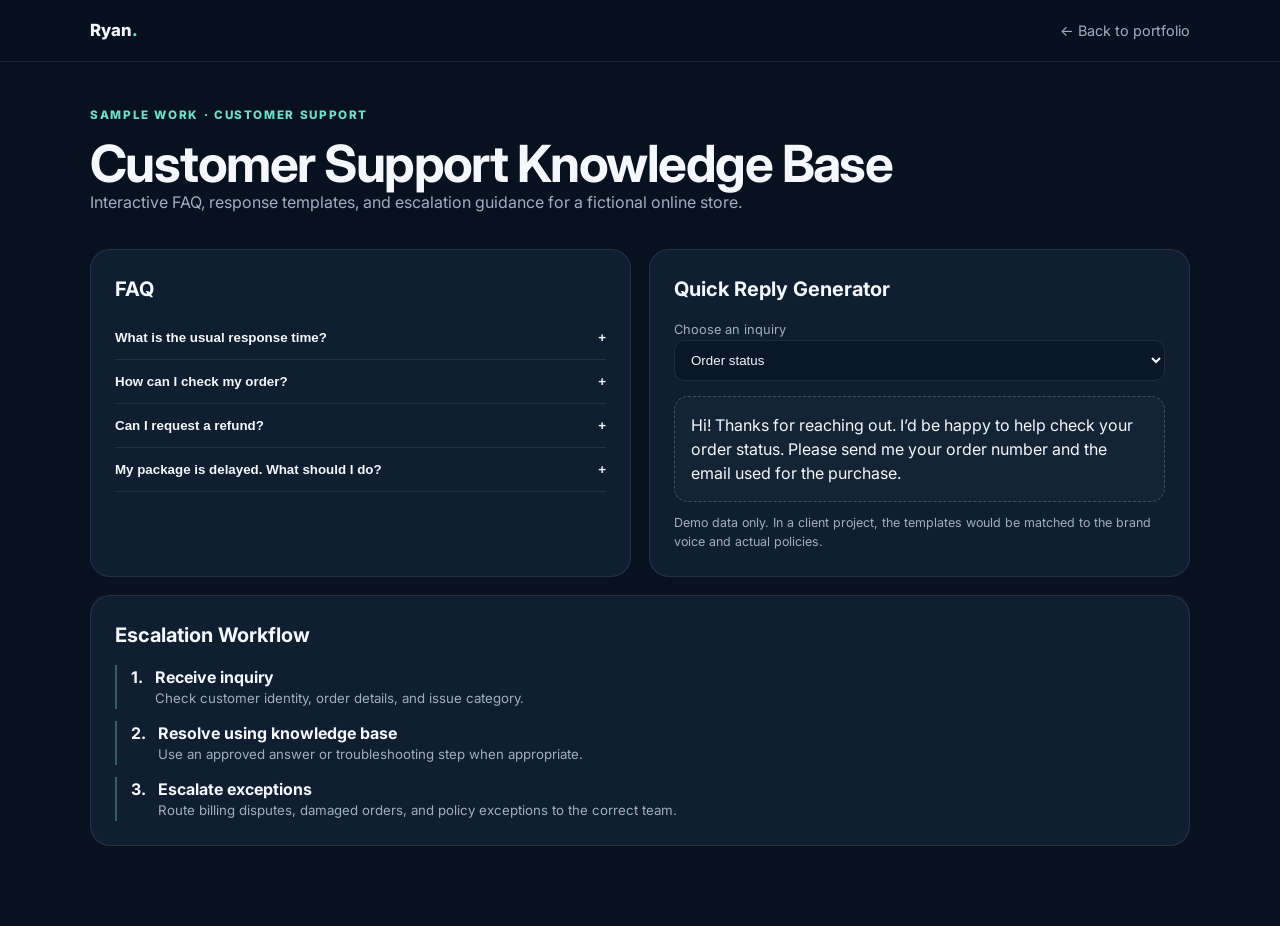
<file: demos/support-demo.html>
<!doctype html>
<html lang="en">
  <head>
    <meta charset="utf-8" />
    <meta name="viewport" content="width=device-width,initial-scale=1" />
    <title>Support Knowledge Base Demo</title>
    <link rel="stylesheet" href="demo.css" />
    <link
      href="https://fonts.googleapis.com/css2?family=Inter:wght@400;600;700;800&display=swap"
      rel="stylesheet"
    />
  </head>
  <body>
    <header class="topbar">
      <div class="container topbar-inner">
        <a class="brand" href="../index.html">Ryan<span>.</span></a>
        <a class="back" href="../index.html#projects">← Back to portfolio</a>
      </div>
    </header>
    <main class="container">
      <div class="hero">
        <div class="eyebrow">SAMPLE WORK · CUSTOMER SUPPORT</div>
        <h1>Customer Support Knowledge Base</h1>
        <p>
          Interactive FAQ, response templates, and escalation guidance for a
          fictional online store.
        </p>
      </div>
      <div class="grid grid-2">
        <section class="card">
          <h2>FAQ</h2>
          <div id="faqs"></div>
        </section>
        <section class="card">
          <h2>Quick Reply Generator</h2>
          <label class="small">Choose an inquiry</label>
          <select id="topic">
            <option value="order">Order status</option>
            <option value="refund">Refund request</option>
            <option value="shipping">Shipping delay</option>
            <option value="account">Account help</option>
          </select>
          <div class="response-box" id="reply"></div>
          <p class="note">
            Demo data only. In a client project, the templates would be matched
            to the brand voice and actual policies.
          </p>
        </section>
      </div>
      <section class="card" style="margin-top: 18px">
        <h2>Escalation Workflow</h2>
        <div class="timeline">
          <div class="log">
            <b>1.</b>
            <div>
              <strong>Receive inquiry</strong>
              <span
                >Check customer identity, order details, and issue
                category.</span
              >
            </div>
          </div>
          <div class="log">
            <b>2.</b>
            <div>
              <strong>Resolve using knowledge base</strong>
              <span
                >Use an approved answer or troubleshooting step when
                appropriate.</span
              >
            </div>
          </div>
          <div class="log">
            <b>3.</b>
            <div>
              <strong>Escalate exceptions</strong>
              <span
                >Route billing disputes, damaged orders, and policy exceptions
                to the correct team.</span
              >
            </div>
          </div>
        </div>
      </section>
    </main>

    <script>
      const data = [
        [
          "What is the usual response time?",
          "Our support team normally replies within one business day. For urgent order issues, please include your order number so we can prioritize the request.",
        ],
        [
          "How can I check my order?",
          "Use the tracking link in your shipping confirmation email. If you cannot find it, send us your order number and email address and we can help locate it.",
        ],
        [
          "Can I request a refund?",
          "Refund requests are reviewed according to the store's return policy. Please provide your order number and a brief reason for the request.",
        ],
        [
          "My package is delayed. What should I do?",
          "Please check the latest carrier scan first. If there has been no movement for several business days, contact support with your order number for assistance.",
        ],
      ];
      const replies = {
        order:
          "Hi! Thanks for reaching out. I’d be happy to help check your order status. Please send me your order number and the email used for the purchase.",
        refund:
          "Hi! I can help with your refund request. Please send your order number and a short description of the issue so I can check the available options.",
        shipping:
          "Thanks for letting us know. Please send your order number and the latest tracking status you see, and we’ll help review the delay.",
        account:
          "Absolutely! Please tell me what you’re trying to do with your account and, if relevant, the email address associated with it. I’ll guide you through the next step.",
      };
      document.getElementById("faqs").innerHTML = data
        .map(
          (x, i) =>
            `<div class="faq"><button onclick="this.parentElement.classList.toggle('open')">${x[0]} <span>+</span></button><p>${x[1]}</p></div>`,
        )
        .join("");
      const topic = document.getElementById("topic"),
        reply = document.getElementById("reply");
      function render() {
        reply.textContent = replies[topic.value];
      }
      topic.addEventListener("change", render);
      render();
    </script>
  </body>
</html>
</file>
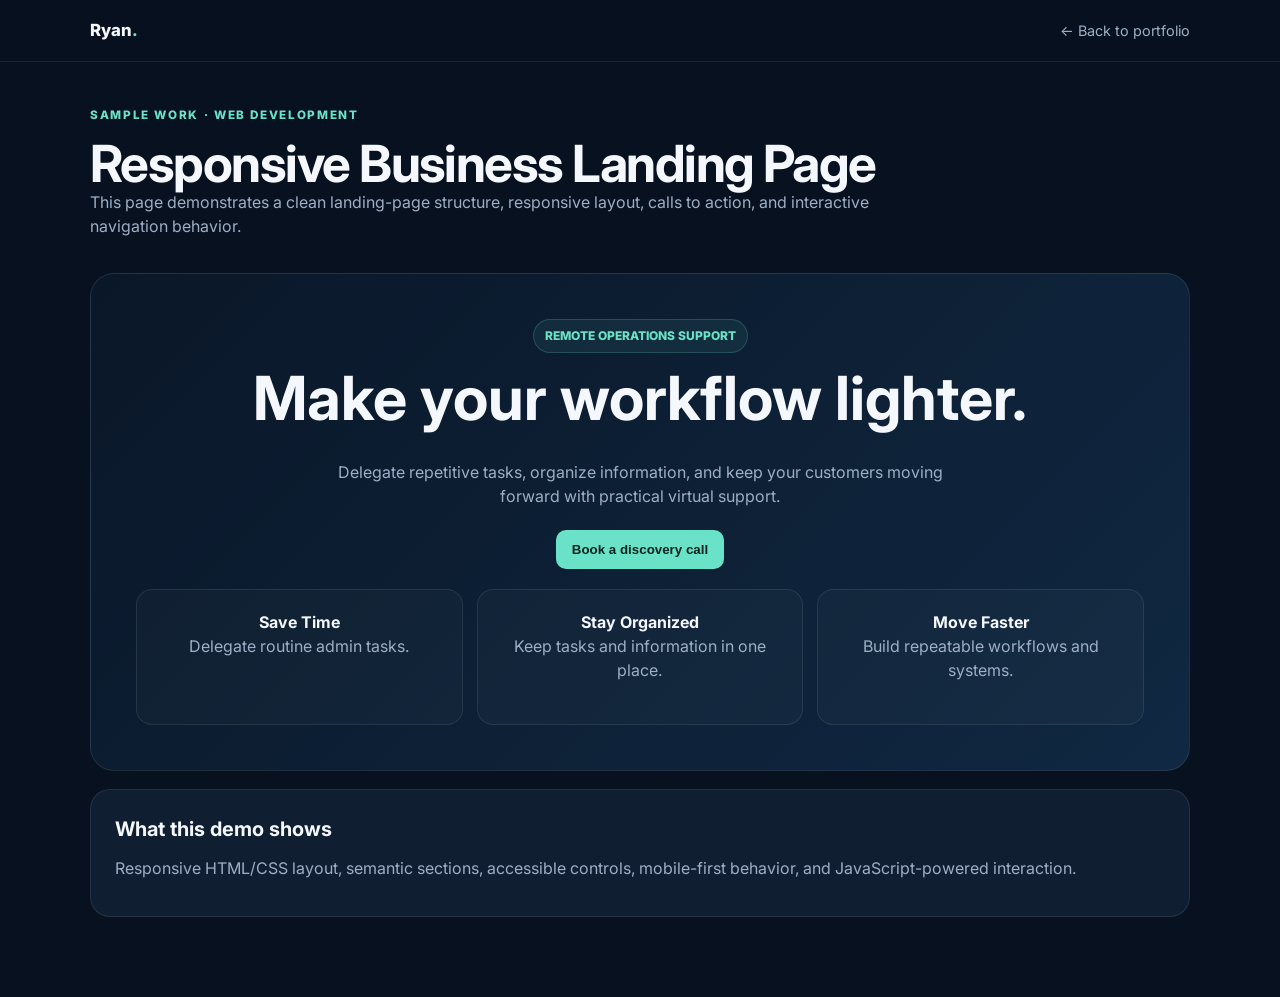
<file: demos/website-demo.html>
<!doctype html>
<html lang="en">
  <head>
    <meta charset="utf-8" />
    <meta name="viewport" content="width=device-width,initial-scale=1" />
    <title>Responsive Landing Page Demo</title>
    <link rel="stylesheet" href="demo.css" />
    <link
      href="https://fonts.googleapis.com/css2?family=Inter:wght@400;600;700;800&display=swap"
      rel="stylesheet"
    />
    <style>
      .landing {
        background: linear-gradient(135deg, #0a1728, #102842);
        border: 1px solid var(--line);
        border-radius: 24px;
        padding: 45px;
        text-align: center;
      }
      .landing h2 {
        font-size: clamp(2rem, 5vw, 3.8rem);
        margin-bottom: 15px;
      }
      .landing p {
        max-width: 650px;
        margin: 0 auto 22px;
      }
      .pill {
        display: inline-block;
        padding: 7px 11px;
        border-radius: 999px;
        background: rgba(106, 226, 200, 0.08);
        border: 1px solid rgba(106, 226, 200, 0.2);
        color: var(--accent);
        font-size: 0.75rem;
        font-weight: 800;
      }
      .benefits {
        display: grid;
        grid-template-columns: repeat(3, 1fr);
        gap: 14px;
        margin-top: 20px;
      }
      .benefit {
        padding: 20px;
        border: 1px solid var(--line);
        border-radius: 16px;
        background: rgba(255, 255, 255, 0.025);
      }
      @media (max-width: 700px) {
        .landing {
          padding: 28px 20px;
        }
        .benefits {
          grid-template-columns: 1fr;
        }
      }
    </style>
  </head>
  <body>
    <header class="topbar">
      <div class="container topbar-inner">
        <a class="brand" href="../index.html">Ryan<span>.</span></a
        ><a class="back" href="../index.html#projects">← Back to portfolio</a>
      </div>
    </header>
    <main class="container">
      <div class="hero">
        <div class="eyebrow">SAMPLE WORK · WEB DEVELOPMENT</div>
        <h1>Responsive Business Landing Page</h1>
        <p>
          This page demonstrates a clean landing-page structure, responsive
          layout, calls to action, and interactive navigation behavior.
        </p>
      </div>
      <section class="landing">
        <span class="pill">REMOTE OPERATIONS SUPPORT</span>
        <h2>Make your workflow lighter.</h2>
        <p>
          Delegate repetitive tasks, organize information, and keep your
          customers moving forward with practical virtual support.
        </p>
        <button class="btn primary" id="cta">Book a discovery call</button>
        <div class="benefits">
          <div class="benefit">
            <b>Save Time</b>
            <p>Delegate routine admin tasks.</p>
          </div>
          <div class="benefit">
            <b>Stay Organized</b>
            <p>Keep tasks and information in one place.</p>
          </div>
          <div class="benefit">
            <b>Move Faster</b>
            <p>Build repeatable workflows and systems.</p>
          </div>
        </div>
      </section>
      <section class="card" style="margin-top: 18px">
        <h2>What this demo shows</h2>
        <p>
          Responsive HTML/CSS layout, semantic sections, accessible controls,
          mobile-first behavior, and JavaScript-powered interaction.
        </p>
        <p id="message" class="note"></p>
      </section>
    </main>
    <script>
      document
        .getElementById("cta")
        .addEventListener(
          "click",
          () =>
            (document.getElementById("message").textContent =
              "CTA interaction triggered — in a client site this could open a booking page, form, or calendar."),
        );
    </script>
  </body>
</html>
</file>
<file: styles.css>
* {
  margin: 0;
  padding: 0;
  box-sizing: border-box;
}

:root {
  --bg: #07111f;
  --bg-soft: #0b1728;
  --panel: rgba(15, 30, 49, 0.78);
  --panel-solid: #0f1e31;
  --text: #f4f7fb;
  --muted: #9eafc5;
  --accent: #6ae2c8;
  --accent-2: #63a7ff;
  --line: rgba(255, 255, 255, 0.09);
  --shadow: 0 24px 70px rgba(0, 0, 0, 0.28);
  --radius: 22px;
}

html {
  scroll-behavior: smooth;
}

body {
  font-family: "Inter", sans-serif;
  background: var(--bg);
  color: var(--text);
  line-height: 1.6;
  overflow-x: hidden;
}

a {
  color: inherit;
  text-decoration: none;
}

button,
input,
textarea {
  font: inherit;
}

.container {
  width: min(1120px, calc(100% - 40px));
  margin: 0 auto;
}

.section {
  padding: 110px 0;
  position: relative;
}

.alt-section {
  background: rgba(255, 255, 255, 0.018);
  border-top: 1px solid var(--line);
  border-bottom: 1px solid var(--line);
}

.bg-glow {
  position: fixed;
  border-radius: 50%;
  filter: blur(100px);
  opacity: 0.15;
  pointer-events: none;
  z-index: -1;
}

.glow-one {
  width: 420px;
  height: 420px;
  background: var(--accent-2);
  top: 40px;
  right: -150px;
}

.glow-two {
  width: 340px;
  height: 340px;
  background: var(--accent);
  bottom: 10%;
  left: -120px;
}

.site-header {
  position: sticky;
  top: 0;
  z-index: 1000;
  background: rgba(7, 17, 31, 0.78);
  backdrop-filter: blur(18px);
  border-bottom: 1px solid rgba(255, 255, 255, 0.05);
}

.nav-wrap {
  min-height: 76px;
  display: flex;
  align-items: center;
  justify-content: space-between;
}

.logo {
  font-family: "Space Grotesk", sans-serif;
  font-size: 1.5rem;
  font-weight: 700;
}

.logo span,
.hero h1 span {
  color: var(--accent);
}

.nav-links {
  display: flex;
  align-items: center;
  gap: 30px;
  color: var(--muted);
  font-size: 0.95rem;
}

.nav-links a:hover {
  color: var(--text);
}

.nav-cta {
  padding: 10px 18px;
  border: 1px solid var(--line);
  border-radius: 999px;
}

.menu-toggle {
  display: none;
  background: none;
  border: 0;
}

.menu-toggle span {
  display: block;
  width: 24px;
  height: 2px;
  background: white;
  margin: 5px;
}

.hero {
  min-height: calc(100vh - 76px);
  display: flex;
  align-items: center;
}

.hero-grid,
.about-grid,
.contact-card {
  display: grid;
  grid-template-columns: 1.2fr 0.8fr;
  gap: 70px;
  align-items: center;
}

.eyebrow {
  display: inline-block;
  color: var(--accent);
  font-size: 0.76rem;
  font-weight: 800;
  letter-spacing: 0.15em;
  margin-bottom: 18px;
}

.hero h1,
.section-heading h2,
.contact-card h2 {
  font-family: "Space Grotesk", sans-serif;
  line-height: 1.08;
  letter-spacing: -0.03em;
}

.hero h1 {
  font-size: clamp(3rem, 6vw, 5.7rem);
  max-width: 860px;
}

.hero-text {
  color: var(--muted);
  font-size: 1.08rem;
  max-width: 710px;
  margin-top: 26px;
}

.hero-actions {
  display: flex;
  gap: 14px;
  margin-top: 34px;
  flex-wrap: wrap;
}

.btn {
  display: inline-flex;
  align-items: center;
  justify-content: center;
  padding: 14px 22px;
  border-radius: 12px;
  font-weight: 700;
  transition: 0.25s ease;
  border: 1px solid transparent;
  cursor: pointer;
}

.btn:hover {
  transform: translateY(-2px);
}

.primary {
  background: var(--accent);
  color: #05241d;
}

.secondary {
  border-color: var(--line);
  background: rgba(255, 255, 255, 0.03);
}

.hero-stats {
  display: flex;
  gap: 36px;
  margin-top: 44px;
}

.hero-stats div {
  display: flex;
  flex-direction: column;
}

.hero-stats strong {
  font-size: 1.35rem;
}

.hero-stats span {
  font-size: 0.8rem;
  color: var(--muted);
}

.hero-card {
  background: linear-gradient(
    145deg,
    rgba(19, 39, 63, 0.98),
    rgba(11, 25, 43, 0.95)
  );
  border: 1px solid var(--line);
  padding: 28px;
  border-radius: 28px;
  box-shadow: var(--shadow);
}

.status-row {
  display: flex;
  gap: 10px;
  align-items: center;
  color: var(--muted);
  font-size: 0.85rem;
}

.status-dot {
  width: 9px;
  height: 9px;
  background: var(--accent);
  border-radius: 50%;
  box-shadow: 0 0 15px var(--accent);
}

.profile-panel {
  display: flex;
  gap: 16px;
  align-items: center;
  margin: 30px 0;
}

.avatar {
  width: 58px;
  height: 58px;
  display: grid;
  place-items: center;
  border-radius: 16px;
  color: #082118;
  background: linear-gradient(135deg, var(--accent), #c2ffef);
  font-weight: 800;
}

.profile-panel p {
  color: var(--muted);
  font-size: 0.9rem;
}

.quick-list {
  display: grid;
  gap: 13px;
  padding: 22px 0;
  border-top: 1px solid var(--line);
  border-bottom: 1px solid var(--line);
}

.quick-list span {
  color: var(--accent);
  margin-right: 9px;
}

.mini-link {
  display: inline-block;
  margin-top: 20px;
  color: var(--accent);
  font-size: 0.9rem;
}

.section-heading {
  max-width: 720px;
  margin-bottom: 48px;
}

.section-heading.centered {
  text-align: center;
  margin-left: auto;
  margin-right: auto;
}

.section-heading h2,
.contact-card h2 {
  font-size: clamp(2.1rem, 4vw, 3.7rem);
}

.section-heading p,
.about-copy p,
.contact-card p {
  color: var(--muted);
  margin-top: 18px;
}

.about-copy p + p {
  margin-top: 18px;
}

.strengths {
  display: flex;
  flex-wrap: wrap;
  gap: 10px;
  margin-top: 28px;
}

.strengths span,
.tool-chips span,
.project-tags span {
  padding: 8px 12px;
  border: 1px solid var(--line);
  border-radius: 999px;
  color: var(--muted);
  font-size: 0.82rem;
  background: rgba(255, 255, 255, 0.025);
}

.services-grid {
  display: grid;
  grid-template-columns: repeat(3, 1fr);
  gap: 18px;
}

.service-card,
.process-step {
  background: var(--panel);
  border: 1px solid var(--line);
  border-radius: var(--radius);
  padding: 28px;
  transition: 0.25s ease;
}

.service-card:hover {
  transform: translateY(-5px);
  border-color: rgba(106, 226, 200, 0.35);
}

.icon,
.process-step > span {
  color: var(--accent);
  font-size: 0.78rem;
  font-weight: 800;
  letter-spacing: 0.1em;
}

.service-card h3,
.process-step h3 {
  margin: 18px 0 10px;
  font-size: 1.13rem;
}

.service-card p,
.process-step p {
  color: var(--muted);
  font-size: 0.92rem;
}

.project-list {
  display: grid;
  gap: 20px;
}

.project-card {
  display: grid;
  grid-template-columns: 90px 1fr;
  gap: 30px;
  background: var(--panel);
  border: 1px solid var(--line);
  border-radius: var(--radius);
  padding: 34px;
}

.project-number {
  font-family: "Space Grotesk";
  font-size: 2rem;
  color: rgba(255, 255, 255, 0.2);
}

.project-tags {
  display: flex;
  gap: 8px;
  flex-wrap: wrap;
  margin-bottom: 15px;
}

.project-content h3 {
  font-size: 1.45rem;
  margin-bottom: 10px;
}

.project-content > p {
  color: var(--muted);
  max-width: 780px;
}

.project-content ul {
  margin: 18px 0 18px 20px;
  color: #c8d4e3;
}

.project-content li {
  margin: 6px 0;
}

.result {
  color: var(--muted);
  padding-top: 18px;
  border-top: 1px solid var(--line);
}

.result strong {
  color: var(--text);
}

.tools-wrap {
  display: grid;
  gap: 28px;
  background: var(--panel);
  border: 1px solid var(--line);
  padding: 34px;
  border-radius: var(--radius);
}

.tool-group h3 {
  margin-bottom: 14px;
  font-size: 1rem;
}

.tool-chips {
  display: flex;
  flex-wrap: wrap;
  gap: 9px;
}

.process-grid {
  display: grid;
  grid-template-columns: repeat(4, 1fr);
  gap: 18px;
}

.contact-card {
  background: linear-gradient(
    145deg,
    rgba(19, 39, 63, 0.95),
    rgba(11, 25, 43, 0.95)
  );
  border: 1px solid var(--line);
  border-radius: 30px;
  padding: 52px;
  box-shadow: var(--shadow);
}

.contact-details {
  display: grid;
  gap: 5px;
  margin-top: 25px;
  color: var(--muted);
}

.contact-details a {
  color: var(--accent);
}

.contact-form {
  display: grid;
  gap: 15px;
}

.contact-form label {
  display: grid;
  gap: 7px;
  font-size: 0.85rem;
  color: #d7e0ec;
}

.contact-form input,
.contact-form textarea {
  width: 100%;
  border: 1px solid var(--line);
  background: rgba(255, 255, 255, 0.035);
  color: white;
  border-radius: 11px;
  padding: 13px 14px;
  outline: none;
}

.contact-form input:focus,
.contact-form textarea:focus {
  border-color: rgba(106, 226, 200, 0.5);
}

.full {
  width: 100%;
  border: 0;
}

.form-note {
  font-size: 0.75rem !important;
  margin-top: 0 !important;
}

footer {
  border-top: 1px solid var(--line);
  padding: 28px 0;
  color: var(--muted);
  font-size: 0.85rem;
}

.footer-wrap {
  display: flex;
  justify-content: space-between;
  gap: 20px;
}

.reveal {
  opacity: 0;
  transform: translateY(24px);
  transition:
    opacity 0.65s ease,
    transform 0.65s ease;
}

.reveal.visible {
  opacity: 1;
  transform: translateY(0);
}

.delay-1 {
  transition-delay: 0.08s;
}
.delay-2 {
  transition-delay: 0.16s;
}
.delay-3 {
  transition-delay: 0.24s;
}

@media (max-width: 900px) {
  .hero-grid,
  .about-grid,
  .contact-card {
    grid-template-columns: 1fr;
  }

  .hero {
    min-height: auto;
    padding-top: 90px;
  }

  .services-grid {
    grid-template-columns: repeat(2, 1fr);
  }

  .process-grid {
    grid-template-columns: repeat(2, 1fr);
  }

  .nav-links {
    position: absolute;
    left: 20px;
    right: 20px;
    top: 84px;
    background: #0c192b;
    border: 1px solid var(--line);
    border-radius: 18px;
    padding: 18px;
    display: none;
    flex-direction: column;
    align-items: stretch;
  }

  .nav-links.open {
    display: flex;
  }

  .menu-toggle {
    display: block;
  }
}

@media (max-width: 640px) {
  .container {
    width: min(100% - 28px, 1120px);
  }

  .section {
    padding: 78px 0;
  }

  .hero h1 {
    font-size: 2.7rem;
  }

  .hero-stats {
    gap: 18px;
    flex-wrap: wrap;
  }

  .services-grid,
  .process-grid {
    grid-template-columns: 1fr;
  }

  .project-card {
    grid-template-columns: 1fr;
    gap: 8px;
    padding: 24px;
  }

  .project-number {
    font-size: 1.2rem;
  }

  .contact-card {
    padding: 28px 22px;
  }

  .footer-wrap {
    flex-direction: column;
  }
}

.demo-action {
  margin: 0 0 18px;
}
.demo-action .btn {
  padding: 9px 14px;
  font-size: 0.84rem;
}
</file>
<file: demos/demo.css>
* {
  box-sizing: border-box;
  margin: 0;
  padding: 0;
}
:root {
  --bg: #07111f;
  --panel: #0f1e31;
  --panel2: #13273f;
  --text: #f4f7fb;
  --muted: #9eafc5;
  --accent: #6ae2c8;
  --blue: #63a7ff;
  --line: rgba(255, 255, 255, 0.09);
  --danger: #ff8293;
  --warning: #ffd479;
}

body {
  font-family: Inter, Arial, sans-serif;
  background: var(--bg);
  color: var(--text);
  line-height: 1.5;
}

a {
  color: inherit;
  text-decoration: none;
}

.container {
  width: min(1100px, calc(100% - 32px));
  margin: auto;
}

.topbar {
  padding: 18px 0;
  border-bottom: 1px solid var(--line);
  background: rgba(7, 17, 31, 0.9);
  position: sticky;
  top: 0;
  z-index: 5;
  backdrop-filter: blur(14px);
}

.topbar-inner {
  display: flex;
  justify-content: space-between;
  align-items: center;
  gap: 20px;
}

.brand {
  font-weight: 800;
  font-size: 1.05rem;
}

.brand span {
  color: var(--accent);
}

.back {
  color: var(--muted);
  font-size: 0.9rem;
}

.back:hover {
  color: var(--text);
}

main {
  padding: 45px 0 80px;
}

.eyebrow {
  color: var(--accent);
  font-size: 0.73rem;
  font-weight: 800;
  letter-spacing: 0.14em;
  margin-bottom: 12px;
}

h1 {
  font-size: clamp(2rem, 4vw, 3.7rem);
  line-height: 1.05;
  letter-spacing: -0.03em;
}

h2 {
  font-size: 1.25rem;
  margin-bottom: 12px;
}
p {
  color: var(--muted);
}
.hero {
  margin-bottom: 35px;
  max-width: 820px;
}
.card {
  background: var(--panel);
  border: 1px solid var(--line);
  border-radius: 20px;
  padding: 24px;
}
.grid {
  display: grid;
  gap: 18px;
}
.grid-2 {
  grid-template-columns: repeat(2, minmax(0, 1fr));
}
.grid-3 {
  grid-template-columns: repeat(3, minmax(0, 1fr));
}
.stat {
  padding: 18px;
  border: 1px solid var(--line);
  border-radius: 16px;
  background: rgba(255, 255, 255, 0.025);
}
.stat strong {
  font-size: 1.7rem;
  display: block;
}
.stat span {
  font-size: 0.78rem;
  color: var(--muted);
}
.toolbar {
  display: flex;
  flex-wrap: wrap;
  gap: 10px;
  margin: 18px 0;
}
input,
select,
textarea {
  width: 100%;
  padding: 11px 12px;
  background: #091728;
  color: var(--text);
  border: 1px solid var(--line);
  border-radius: 10px;
  outline: none;
}
input:focus,
select:focus,
textarea:focus {
  border-color: rgba(106, 226, 200, 0.5);
}
.btn {
  display: inline-flex;
  align-items: center;
  justify-content: center;
  border: 1px solid var(--line);
  background: #12263e;
  color: var(--text);
  padding: 11px 15px;
  border-radius: 10px;
  font-weight: 700;
  cursor: pointer;
}
.btn.primary {
  background: var(--accent);
  color: #05241d;
  border-color: transparent;
}

.btn:hover {
  transform: translateY(-1px);
}

.badge {
  display: inline-block;
  padding: 5px 9px;
  border-radius: 999px;
  font-size: 0.72rem;
  background: #102b31;
  color: var(--accent);
  border: 1px solid rgba(106, 226, 200, 0.18);
}

.badge.blue {
  color: var(--blue);
  background: #0d233c;
}

.badge.yellow {
  color: var(--warning);
  background: #2b2410;
}

.badge.red {
  color: var(--danger);
  background: #2d1520;
}

table {
  width: 100%;
  border-collapse: collapse;
  margin-top: 10px;
}

th,
td {
  text-align: left;
  padding: 13px 10px;
  border-bottom: 1px solid var(--line);
  font-size: 0.88rem;
}

th {
  color: #c9d5e4;
  font-size: 0.75rem;
  text-transform: uppercase;
  letter-spacing: 0.08em;
}

td {
  color: #d8e0eb;
}

.timeline {
  display: grid;
  gap: 12px;
  margin-top: 15px;
}
.log {
  display: flex;
  gap: 12px;
  align-items: flex-start;
  border-left: 2px solid rgba(106, 226, 200, 0.35);
  padding-left: 14px;
}
.log strong {
  display: block;
}
.log span {
  display: block;
  color: var(--muted);
  font-size: 0.83rem;
}
.faq {
  border-bottom: 1px solid var(--line);
  padding: 14px 0;
}
.faq button {
  width: 100%;
  display: flex;
  justify-content: space-between;
  background: none;
  border: 0;
  color: var(--text);
  font-weight: 700;
  text-align: left;
  cursor: pointer;
}
.faq p {
  display: none;
  padding: 10px 0 0;
}
.faq.open p {
  display: block;
}
.response-box {
  margin-top: 15px;
  padding: 16px;
  border: 1px dashed rgba(106, 226, 200, 0.3);
  border-radius: 14px;
  background: rgba(106, 226, 200, 0.035);
}
.note {
  font-size: 0.78rem;
  color: var(--muted);
  margin-top: 12px;
}
.kpi {
  font-size: 2.1rem;
  font-weight: 800;
}
.small {
  font-size: 0.8rem;
  color: var(--muted);
}
.calendar {
  display: grid;
  grid-template-columns: repeat(7, 1fr);
  gap: 8px;
  margin-top: 15px;
}
.day {
  min-height: 110px;
  border: 1px solid var(--line);
  border-radius: 12px;
  padding: 10px;
  background: rgba(255, 255, 255, 0.02);
}
.day strong {
  font-size: 0.8rem;
}
.post {
  margin-top: 8px;
  padding: 7px;
  border-radius: 8px;
  background: #11263c;
  font-size: 0.75rem;
}
.post b {
  display: block;
}
.post small {
  color: var(--muted);
}
.flow {
  display: grid;
  grid-template-columns: repeat(4, 1fr);
  gap: 12px;
  align-items: center;
  margin-top: 22px;
}
.flow .node {
  padding: 18px;
  border: 1px solid var(--line);
  border-radius: 14px;
  background: #0e1c2e;
  text-align: center;
}
.arrow {
  text-align: center;
  color: var(--accent);
  font-size: 1.4rem;
}
.success {
  color: var(--accent);
}
.error {
  color: var(--danger);
}
@media (max-width: 820px) {
  .grid-3,
  .grid-2 {
    grid-template-columns: 1fr;
  }
  .flow {
    grid-template-columns: 1fr;
  }
  .arrow {
    transform: rotate(90deg);
  }
  .calendar {
    grid-template-columns: repeat(2, 1fr);
  }
  table {
    display: block;
    overflow: auto;
    white-space: nowrap;
  }
}
</file>
